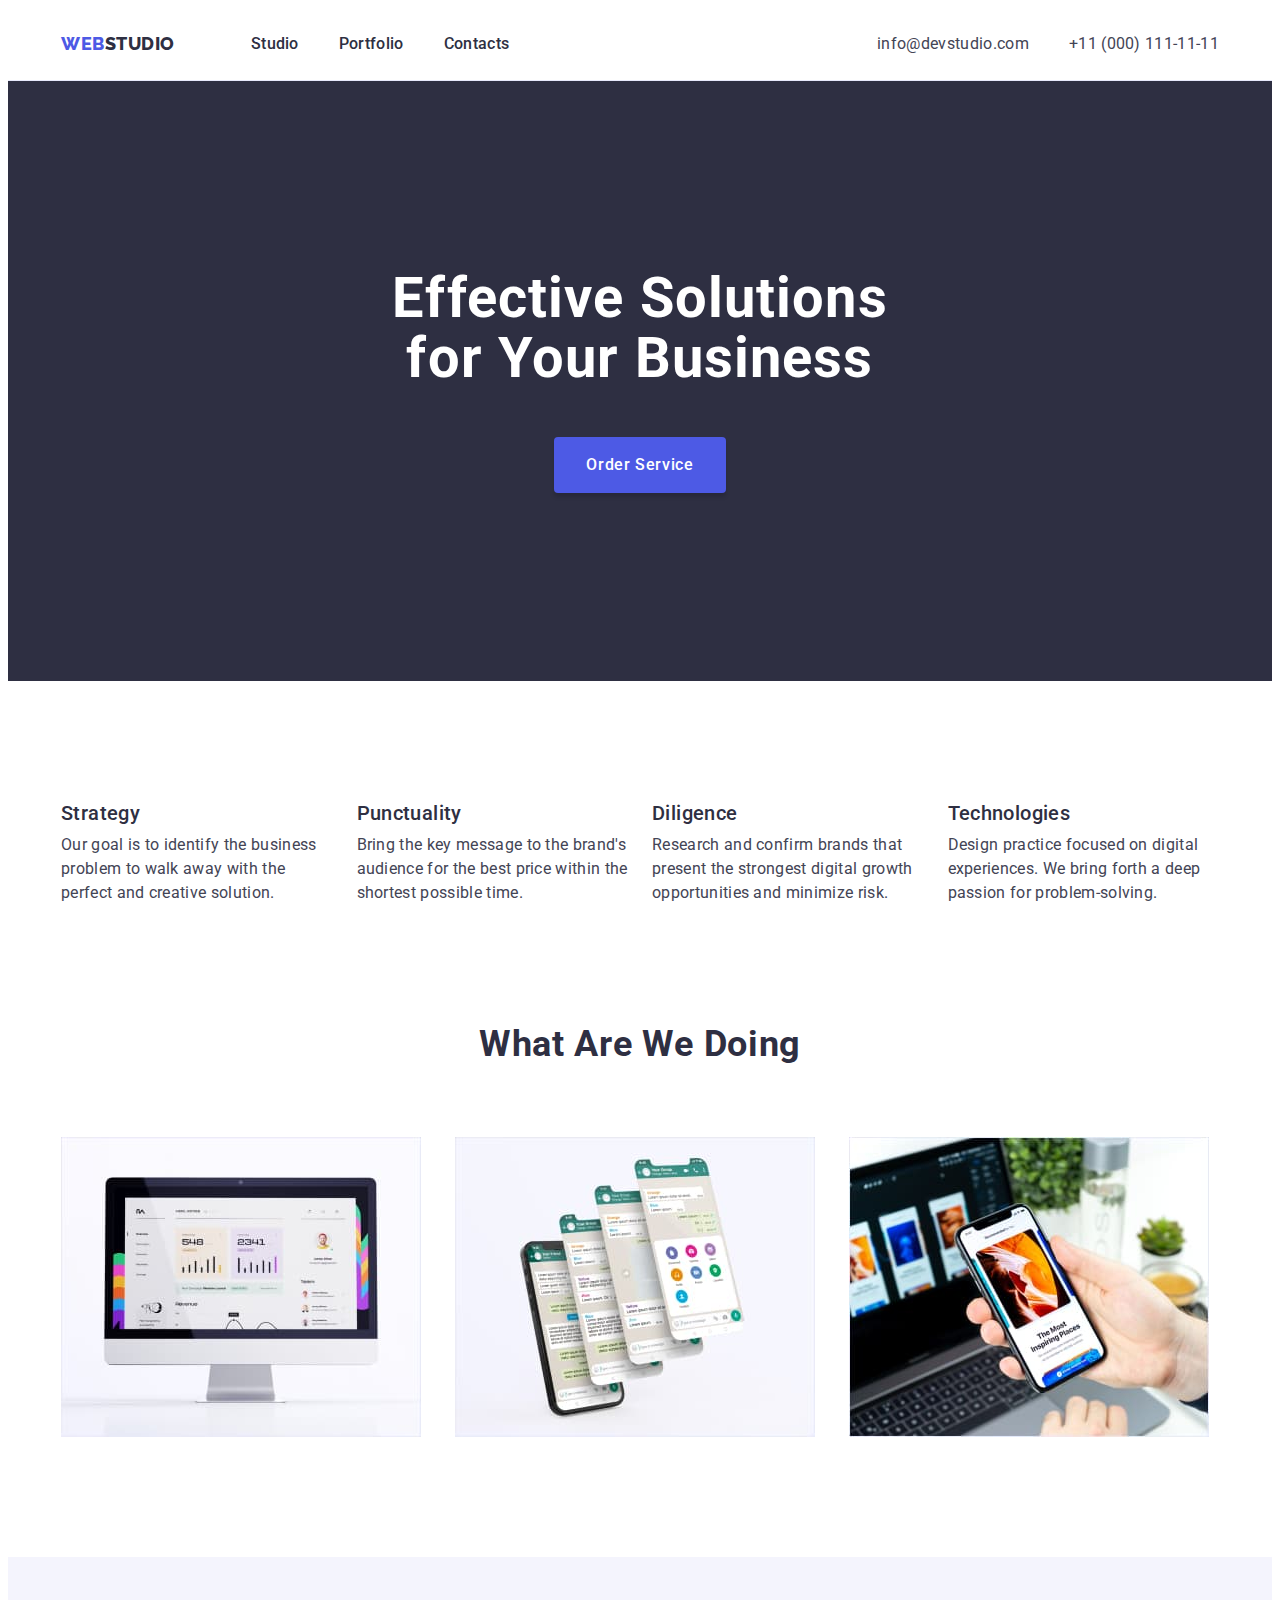
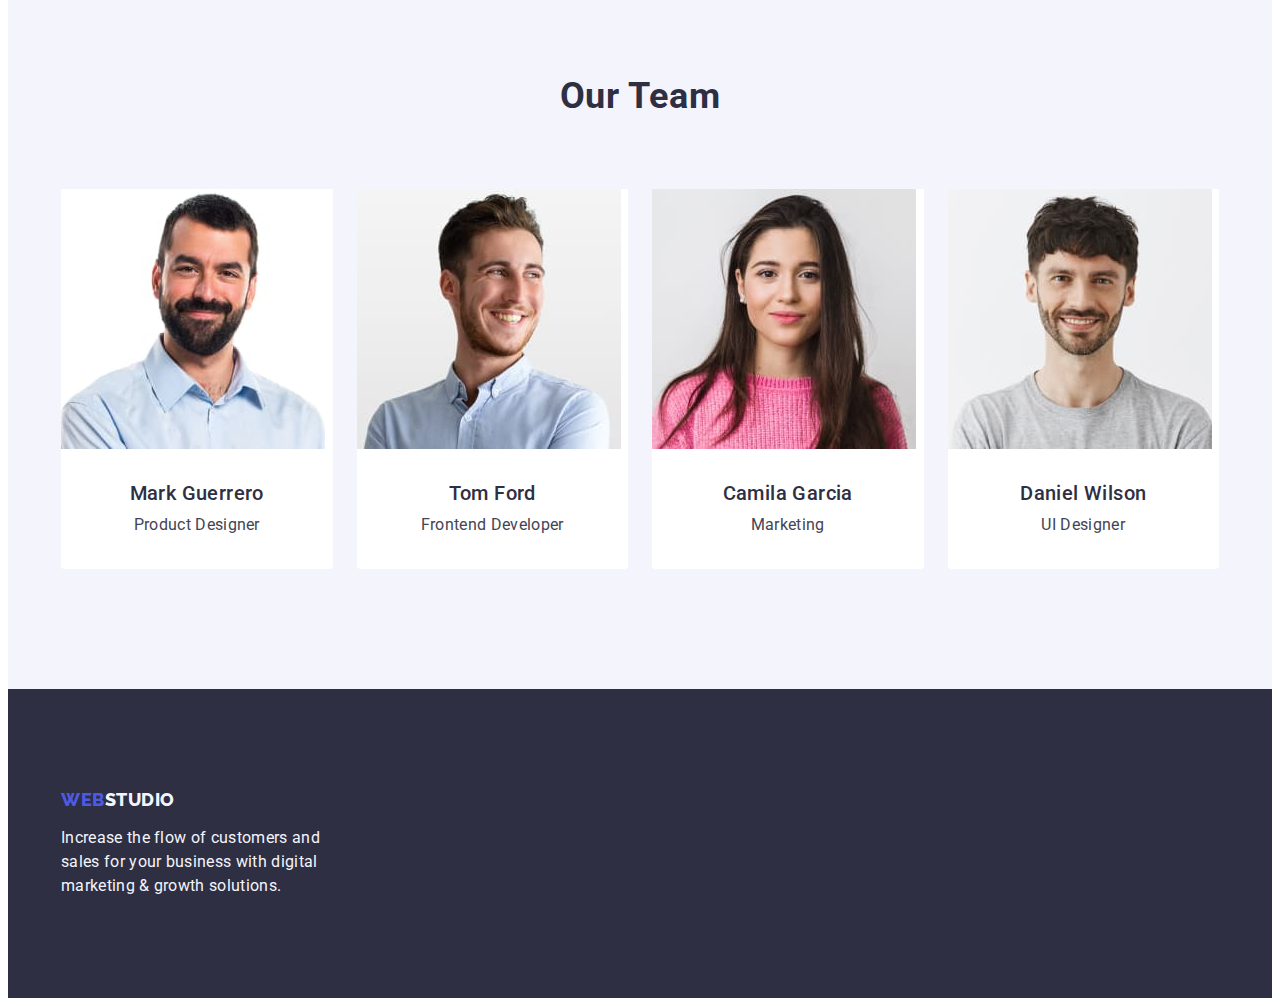
<file: index.html>
<!DOCTYPE html>
<html lang="en">
  <head>
    <meta charset="UTF-8" />
    <meta http-equiv="X-UA-Compatible" content="IE=edge" />
    <meta name="viewport" content="width=device-width, initial-scale=1.0" />
    <link rel="preconnect" href="https://fonts.googleapis.com" />
    <link rel="preconnect" href="https://fonts.gstatic.com" crossorigin />
    <link
      href="https://fonts.googleapis.com/css2?family=Raleway:wght@800&family=Roboto:wght@400;500;700;900&display=swap"
      rel="stylesheet"
    />
    <link
      rel="stylesheet"
      href="https://cdnjs.cloudflare.com/ajax/libs/modern-normalize/1.1.0/modern-normalize.min.css"
      integrity="sha512-wpPYUAdjBVSE4KJnH1VR1HeZfpl1ub8YT/NKx4PuQ5NmX2tKuGu6U/JRp5y+Y8XG2tV+wKQpNHVUX03MfMFn9Q=="
      crossorigin="anonymous"
      referrerpolicy="no-referrer"
    />
    <link rel="stylesheet" href="./css/styles.css" />
    <title>webstudio</title>
  </head>
  <body class="body">
    <!-- header -->

    <header class="header">
      <div class="container header-container">
        <nav class="navigation">
          <a class="logo link" href="./index.html"
            >Web<span class="studio">Studio</span></a
          >
          <ul class="list list-navigation">
            <li class="item-nav">
              <a class="link link-nav" href="./index.html">Studio</a>
            </li>
            <li class="item-nav">
              <a class="link link-nav" href="./portfolio.html">Portfolio</a>
            </li>
            <li class="item-nav">
              <a class="link link-nav" href="">Contacts</a>
            </li>
          </ul>
        </nav>
        <address class="address">
          <ul class="list list-contact">
            <li class="item-contact">
              <a class="link link-contact" href="mailto:info@devstudio.com"
                >info@devstudio.com</a
              >
            </li>
            <li class="item-contact">
              <a class="link link-contact" href="tel:+110001111111"
                >+11 (000) 111-11-11</a
              >
            </li>
          </ul>
        </address>
      </div>
    </header>

    <main>
      <!-- hero -->
      <section class="hero">
        <div class="container hero-container">
          <h1 class="hero-title">Effective Solutions for Your Business</h1>
          <button class="hero-button" type="button">Order Service</button>
        </div>
      </section>

      <!-- advantages -->
      <section class="advantages">
        <div class="container container-advantages">
          <h2 hidden class="title-hidden">Advantages</h2>
          <ul class="list list-advantages">
            <li class="list-item item-advantages">
              <h3 class="subtitle">Strategy</h3>
              <p class="text">
                Our goal is to identify the business problem to walk away with
                the perfect and creative solution.
              </p>
            </li>
            <li class="list-item item-advantages">
              <h3 class="subtitle">Punctuality</h3>
              <p class="text">
                Bring the key message to the brand's audience for the best price
                within the shortest possible time.
              </p>
            </li>
            <li class="list-item item-advantages">
              <h3 class="subtitle">Diligence</h3>
              <p class="text">
                Research and confirm brands that present the strongest digital
                growth opportunities and minimize risk.
              </p>
            </li>
            <li class="list-item item-advantages">
              <h3 class="subtitle">Technologies</h3>
              <p class="text">
                Design practice focused on digital experiences. We bring forth a
                deep passion for problem-solving.
              </p>
            </li>
          </ul>
        </div>
      </section>

      <!-- activity -->
      <section class="activity">
        <div class="container activity-container">
          <h2 class="section-title">What are we doing</h2>
          <ul class="list activity-list">
            <li class="item-activity">
              <img src="./images/comp.jpg" alt="picture" width="360" />
            </li>
            <li class="item-activity">
              <img src="./images/phones.jpg" alt="picture" width="360" />
            </li>
            <li class="item-activity">
              <img src="./images/telephone.jpg" alt="picture" width="360" />
            </li>
          </ul>
        </div>
      </section>

      <!-- about team -->
      <section class="section-team">
        <div class="container">
          <h2 class="section-title">Our Team</h2>
          <ul class="list list-team">
            <li class="list-team-item">
              <img src="./images/mark1.jpg" alt="photo" width="264" />
              <div class="team-members">
                <h3 class="subtitle">Mark Guerrero</h3>
                <p class="text">Product Designer</p>
              </div>
            </li>
            <li class="list-team-item">
              <img src="./images/tom1.jpg" alt="photo" width="264" />
              <div class="team-members">
                <h3 class="subtitle">Tom Ford</h3>
                <p class="text">Frontend Developer</p>
              </div>
            </li>
            <li class="list-team-item">
              <img src="./images/camila1.jpg" alt="photo" width="264" />
              <div class="team-members">
                <h3 class="subtitle">Camila Garcia</h3>
                <p class="text">Marketing</p>
              </div>
            </li>
            <li class="list-team-item">
              <img src="./images/daniel1.jpg" alt="photo" width="264" />
              <div class="team-members">
                <h3 class="subtitle">Daniel Wilson</h3>
                <p class="text">UI Designer</p>
              </div>
            </li>
          </ul>
        </div>
      </section>
    </main>

    <footer class="footer">
      <div class="container container-footer">
        <a class="logo link logo-link" href="./index.html"
          >Web<span class="studio-footer">Studio</span>
        </a>
        <p class="text-footer">
          Increase the flow of customers and sales for your business with
          digital marketing & growth solutions.
        </p>
      </div>
    </footer>
  </body>
</html>
</file>
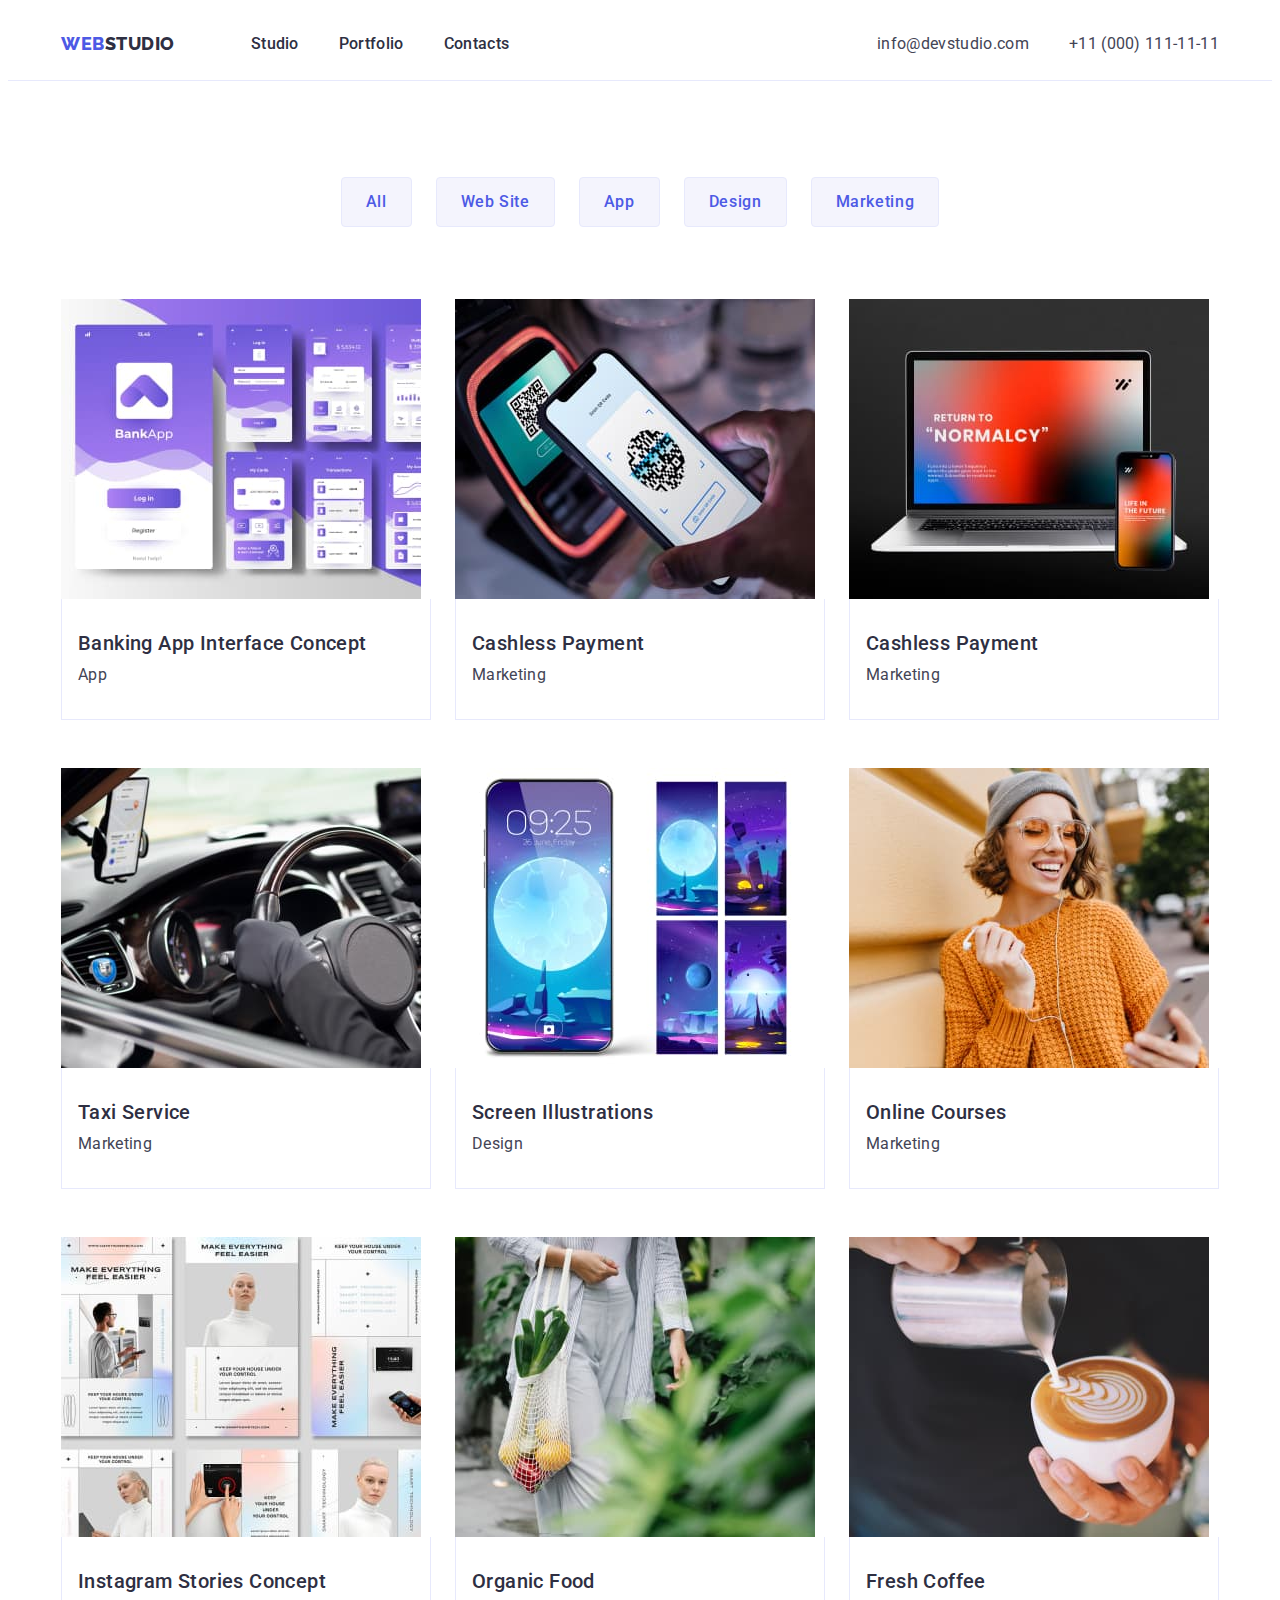
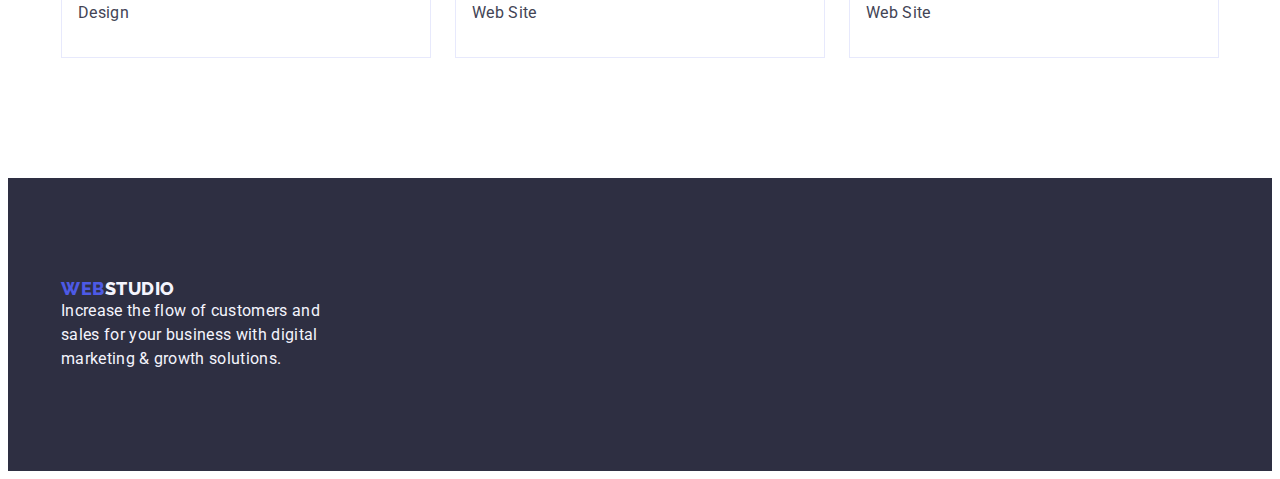
<file: portfolio.html>
<!DOCTYPE html>
<html lang="en">
  <head>
    <meta charset="UTF-8" />
    <meta http-equiv="X-UA-Compatible" content="IE=edge" />
    <meta name="viewport" content="width=device-width, initial-scale=1.0" />
    <link rel="preconnect" href="https://fonts.googleapis.com" />
    <link rel="preconnect" href="https://fonts.gstatic.com" crossorigin />
    <link
      href="https://fonts.googleapis.com/css2?family=Raleway:wght@800&family=Roboto:wght@400;500;700;900&display=swap"
      rel="stylesheet"
    />
    <link
      rel="stylesheet"
      href="https://cdnjs.cloudflare.com/ajax/libs/modern-normalize/1.1.0/modern-normalize.min.css"
      integrity="sha512-wpPYUAdjBVSE4KJnH1VR1HeZfpl1ub8YT/NKx4PuQ5NmX2tKuGu6U/JRp5y+Y8XG2tV+wKQpNHVUX03MfMFn9Q=="
      crossorigin="anonymous"
      referrerpolicy="no-referrer"
    />
    <link rel="stylesheet" href="css/styles.css" />
    <title>Portfolio</title>
  </head>
  <body class="body body_portfolio">
    <!-- header -->
    <header class="header">
      <div class="container header-container">
        <nav class="navigation">
          <a class="logo link" href="./index.html"
            >Web<span class="studio">Studio</span>
          </a>
          <ul class="list list-navigation">
            <li class="item-nav">
              <a class="link link-nav" href="./index.html">Studio</a>
            </li>
            <li class="item-nav">
              <a class="link link-nav" href="./portfolio.html">Portfolio</a>
            </li>
            <li class="item-nav">
              <a class="link link-nav" href="">Contacts</a>
            </li>
          </ul>
        </nav>
        <address class="address">
          <ul class="list list-contact">
            <li class="item-contact">
              <a class="link link-contact" href="mailto:info@devstudio.com"
                >info@devstudio.com</a
              >
            </li>
            <li class="item-contact">
              <a class="link link-contact" href="tel:+110001111111"
                >+11 (000) 111-11-11</a
              >
            </li>
          </ul>
        </address>
      </div>
    </header>
    <main>
      <section class="portfolio">
        <!--==== buttons==== -->
        <div class="container">
          <h1 hidden>Portfolio</h1>

          <ul class="list list-button">
            <li class="item-button">
              <button class="button-portfolio" type="button">All</button>
            </li>
            <li class="item-button">
              <button class="button-portfolio" type="button">Web Site</button>
            </li>
            <li class="item-button">
              <button class="button-portfolio" type="button">App</button>
            </li>
            <li class="item-button">
              <button class="button-portfolio" type="button">Design</button>
            </li>
            <li class="item-button">
              <button class="button-portfolio" type="button">Marketing</button>
            </li>
          </ul>

          <!-- ====filtres ==== -->
          <ul class="list list-portfolio">
            <li class="item-list-portfolio">
              <a class="link link-portfolio" href="">
                <img
                  src="./images/portfolio-photo/add.jpg"
                  alt="picture"
                  width="360"
                  height="300"
                />
                <div class="category">
                  <h2 class="subtitle">Banking App Interface Concept</h2>
                  <p class="text text-portfolio">App</p>
                </div>
              </a>
            </li>
            <li class="item-list-portfolio">
              <a class="link link-portfolio" href="">
                <img
                  src="./images/portfolio-photo/cachless-pay.jpg"
                  alt="picture"
                  width="360"
                  height="300"
                />
                <div class="category">
                  <h2 class="subtitle">Cashless Payment</h2>
                  <p class="text text-portfolio">Marketing</p>
                </div>
              </a>
            </li>
            <li class="item-list-portfolio">
              <a class="link link-portfolio" href="">
                <img
                  src="./images/portfolio-photo/meditations.jpg"
                  alt="picture"
                  width="360"
                  height="300"
                />
                <div class="category">
                  <h2 class="subtitle">Cashless Payment</h2>
                  <p class="text text-portfolio">Marketing</p>
                </div>
              </a>
            </li>
            <li class="item-list-portfolio">
              <a class="link link-portfolio" href="">
                <img
                  src="./images/portfolio-photo/taxi.jpg"
                  alt="picture"
                  width="360"
                  height="300"
                />
                <div class="category">
                  <h2 class="subtitle">Taxi Service</h2>
                  <p class="text text-portfolio">Marketing</p>
                </div>
              </a>
            </li>
            <li class="item-list-portfolio">
              <a class="link link-portfolio" href="">
                <img
                  src="./images/portfolio-photo/illustrations.jpg"
                  alt="picture"
                  width="360"
                  height="300"
                />
                <div class="category">
                  <h2 class="subtitle">Screen Illustrations</h2>
                  <p class="text text-portfolio">Design</p>
                </div>
              </a>
            </li>
            <li class="item-list-portfolio">
              <a class="link link-portfolio" href="">
                <img
                  src="./images/portfolio-photo/online-courses.jpg"
                  alt="picture"
                  width="360"
                  height="300"
                />
                <div class="category">
                  <h2 class="subtitle">Online Courses</h2>
                  <p class="text text-portfolio">Marketing</p>
                </div>
              </a>
            </li>
            <li class="item-list-portfolio">
              <a class="link link-portfolio" href="">
                <img
                  src="./images/portfolio-photo/instagram.jpg"
                  alt="picture"
                  width="360"
                  height="300"
                />
                <div class="category">
                  <h2 class="subtitle">Instagram Stories Concept</h2>
                  <p class="text text-portfolio">Design</p>
                </div>
              </a>
            </li>
            <li class="item-list-portfolio">
              <a class="link link-portfolio" href="">
                <img
                  src="./images/portfolio-photo/organic-food.jpg"
                  alt="picture"
                  width="360"
                  height="300"
                />
                <div class="category">
                  <h2 class="subtitle">Organic Food</h2>
                  <p class="text text-portfolio">Web Site</p>
                </div>
              </a>
            </li>
            <li class="item-list-portfolio">
              <a class="link link-portfolio" href="">
                <img
                  src="./images/portfolio-photo/coffee.jpg"
                  alt="picture"
                  width="360"
                  height="300"
                />
                <div class="category">
                  <h2 class="subtitle">Fresh Coffee</h2>
                  <p class="text text-portfolio">Web Site</p>
                </div>
              </a>
            </li>
          </ul>
        </div>
      </section>
    </main>
    <footer class="footer">
      <div class="container container-footer">
        <a class="logo link" href="./index.html"
          >Web<span class="studio-footer">Studio</span></a
        >
        <p class="text-footer">
          Increase the flow of customers and sales for your business with
          digital marketing & growth solutions.
        </p>
      </div>
    </footer>
  </body>
</html>
</file>
<file: css/styles.css>
.body {
  font-family: "Roboto", sans-serif;
  background-color: var(--primary-background);
  color: var(--primary-color);
}
:root {
  --primary-color: #434455;
  --primary-background: #ffffff;
  --secondary-color: #2e2f42;
  --hover-focus: #404bbf;
  --button-color: #4d5ae5;
  --secondary-background: #f4f4fd;
  --border-color: #e7e9fc;
}
/* =====style none===== */
.list {
  list-style: none;
}
.link {
  text-decoration: none;
}
ul {
  margin: 0;
  padding: 0;
  padding-left: 0;
}
h1,
h2,
h3,
h4,
p {
  margin: 0;
  padding: 0;
}
img {
  display: block;
}
/* ===container=== */
.container {
  width: 1158px;
  padding: 0 15px;
  margin-left: auto;
  margin-right: auto;
}
/*===== header===== */
.header {
  border-bottom: 1px solid var(--border-color);
}
.logo {
  font-family: "Raleway", sans-serif;
  font-weight: 800;
  font-size: 18px;
  line-height: 1.17;
  letter-spacing: 0.03em;
  text-transform: uppercase;
  color: var(--button-color);
}
.logo .studio {
  color: var(--secondary-color);
}
.link-nav {
  font-weight: 500;
  font-size: 16px;
  line-height: 1.5;
  letter-spacing: 0.02em;
  color: var(--secondary-color);
  display: block;
  padding-top: 24px;
  padding-bottom: 24px;
}
.link-nav:hover,
.link-nav:focus {
  color: var(--hover-focus);
}
.address {
  font-style: normal;
}
.link-contact {
  font-style: normal;
  font-size: 16px;
  line-height: 1.5;
  letter-spacing: 0.02em;
  color: var(--primary-color);
}
.link-contact:focus,
.link-contact:hover {
  color: var(--hover-focus);
}
.logo {
  margin-right: 76px;
}
.list-navigation {
  display: flex;
  gap: 40px;
}

.list-contact {
  display: flex;
  gap: 40px;
}
.navigation {
  display: flex;
  align-items: center;
}
.header-container {
  display: flex;
  align-items: center;
  border-bottom: var(--border-color) 1px;
}
.address {
  margin-left: auto;
}
/*==== hero==== */
.hero {
  background: var(--secondary-color);
  padding-top: 188px;
  padding-bottom: 188px;
}
.hero-title {
  font-weight: 700;
  font-size: 56px;
  line-height: 1.07;
  text-align: center;
  letter-spacing: 0.02em;
  color: var(--primary-background);

  max-width: 496px;
  text-align: center;
  margin-left: auto;
  margin-right: auto;
  margin-bottom: 48px;
}
.hero-container {
  margin-left: auto;
  margin-right: auto;
  text-align: center;
}
.hero-button {
  font-family: "Roboto", sans-serif;
  font-weight: 500;
  font-size: 16px;
  line-height: 1.5;
  letter-spacing: 0.04em;
  background: var(--button-color);
  color: var(--primary-background);
  cursor: pointer;
  min-width: 169px;
  display: block;
  margin-left: auto;
  margin-right: auto;
  padding: 16px 32px;
  box-shadow: 0px 4px 4px rgba(0, 0, 0, 0.15);
  border-radius: 4px;
  border: none;
}
.hero-button:hover,
.hero-button:focus {
  background: var(--hover-focus);
}

/*====section advantages==== */
.section-title {
  font-weight: 700;
  font-size: 36px;
  line-height: 1.11;
  text-align: center;
  letter-spacing: 0.02em;
  text-transform: capitalize;
  color: var(--secondary-color);
  margin-left: auto;
  margin-right: auto;
  margin-bottom: 72px;
}
.subtitle {
  font-weight: 500;
  font-size: 20px;
  line-height: 1.2;
  letter-spacing: 0.02em;
  color: var(--secondary-color);
}
.text {
  line-height: 1.5;
  letter-spacing: 0.02em;
}
.item-advantages {
  width: 264px;
  flex-basis: calc((100% - 3 * 24px) / 4);
}
.list-advantages {
  display: flex;
  gap: 24px;
}
.subtitle {
  margin-bottom: 8px;
}
.advantages {
  padding-top: 120px;
  padding-bottom: 120px;
}
/* ====sectoin activity==== */
.list-item {
  background-color: var(--primary-background);
}
.activity-list {
  display: flex;
  gap: 24px;
}
.item-activity {
  flex-basis: calc((100% - 2 * 24px) / 3);
}
.activity {
  padding-bottom: 120px;
}
/* ====section about team===== */
.section-team {
  background-color: var(--secondary-background);
  padding-bottom: 120px;
  padding-top: 120px;
}
.list-team-item {
  background-color: var(--primary-background);
  border-radius: 0px 0px 4px 4px;
}
.list-team {
  display: flex;
  flex-wrap: wrap;
  gap: 24px;
}
.list-team-item {
  flex-basis: calc((100% - 3 * 24px) / 4);
}
.team-members {
  padding: 32px 16px;
  text-align: center;
}
/* footer */
.studio-footer {
  color: var(--secondary-background);
}
.text-footer {
  font-weight: 400;
  font-size: 16px;
  line-height: 1.5;
  letter-spacing: 0.02em;
  color: var(--secondary-background);
}
.footer {
  background: var(--secondary-color);
  padding-top: 100px;
  padding-bottom: 100px;
}
.logo-link {
  display: inline-block;
  margin-bottom: 16px;
}
.text-footer {
  width: 264px;
}

/* ====portfolio==== */
.button-portfolio {
  font-family: "Roboto", sans-serif;
  background: var(--secondary-background);
  font-weight: 500;
  font-size: 16px;
  line-height: 1.5;
  letter-spacing: 0.04em;
  color: var(--button-color);
  cursor: pointer;
  border: 1px solid var(--border-color);
  border-radius: 4px;
  padding: 12px 24px;
}
.button-portfolio:hover,
.button-portfolio:focus {
  background: var(--hover-focus);
  color: var(--primary-background);
  border: 1px solid transparent;
}
.list-button {
  display: flex;
  gap: 24px;
  justify-content: center;
  margin-bottom: 72px;
}
.text-portfolio {
  color: var(--primary-color);
}
.list-portfolio {
  display: flex;
  flex-wrap: wrap;
  column-gap: 24px;
  row-gap: 48px;
}
.item-list-portfolio {
  width: calc((100% - 48px) / 3);
}
.portfolio {
  padding-bottom: 120px;
  padding-top: 96px;
}
.category {
  padding: 32px 16px;
  border: 1px solid var(--border-color);
  border-top: none;
}
</file>
